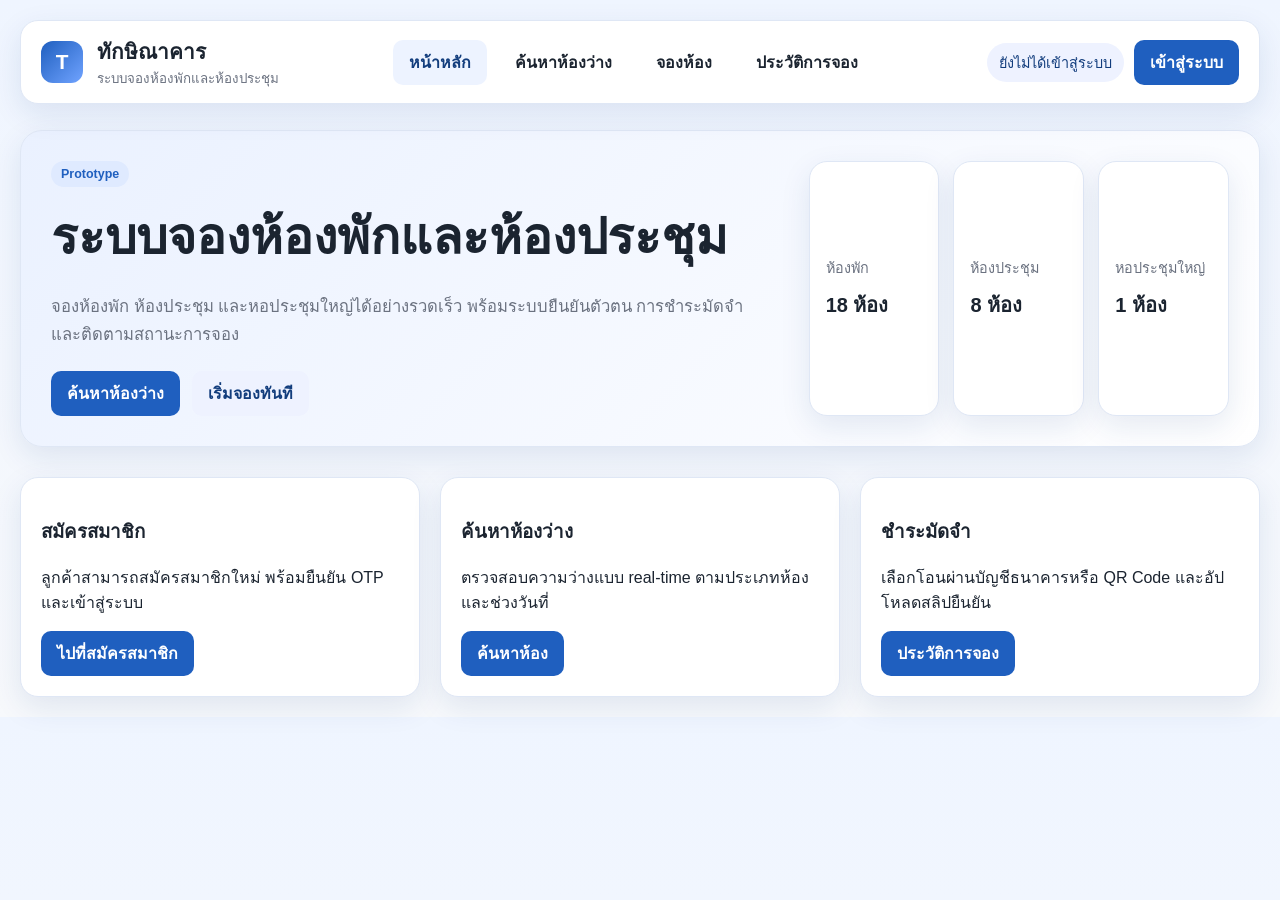
<file: index.html>
<!DOCTYPE html>
<html lang="th">
  <head>
    <meta charset="UTF-8" />
    <meta name="viewport" content="width=device-width, initial-scale=1.0" />
    <title>ระบบจองห้องพักและห้องประชุม ทักษิณาคาร</title>
    <link rel="stylesheet" href="style.css" />
  </head>
  <body>
    <div class="app-shell">
      <header class="topbar">
        <div class="brand-wrap">
          <div class="brand-logo">T</div>
          <div>
            <div class="brand-name">ทักษิณาคาร</div>
            <small>ระบบจองห้องพักและห้องประชุม</small>
          </div>
        </div>

        <nav class="main-nav">
          <button class="nav-btn active" data-view="home">หน้าหลัก</button>
          <button class="nav-btn" data-view="search">ค้นหาห้องว่าง</button>
          <button class="nav-btn" data-view="booking">จองห้อง</button>
          <button class="nav-btn" data-view="history">ประวัติการจอง</button>
        </nav>

        <div class="top-actions">
          <span id="userBadge" class="user-badge">ยังไม่ได้เข้าสู่ระบบ</span>
          <button class="primary-btn" id="loginButton">เข้าสู่ระบบ</button>
          <button class="secondary-btn" id="logoutButton" style="display: none;">ออกจากระบบ</button>
        </div>
      </header>

      <main class="content">
        <section id="screen-home" class="screen active">
          <div class="hero">
            <div class="hero-text">
              <span class="eyebrow">Prototype</span>
              <h1>ระบบจองห้องพักและห้องประชุม</h1>
              <p>
                จองห้องพัก ห้องประชุม และหอประชุมใหญ่ได้อย่างรวดเร็ว
                พร้อมระบบยืนยันตัวตน การชำระมัดจำ และติดตามสถานะการจอง
              </p>
              <div class="hero-actions">
                <button class="primary-btn" data-view="search">ค้นหาห้องว่าง</button>
                <button class="secondary-btn" data-view="booking">เริ่มจองทันที</button>
              </div>
            </div>
            <div class="hero-panel">
              <div class="mini-card">
                <span>ห้องพัก</span>
                <strong id="statsRooms">18 ห้อง</strong>
              </div>
              <div class="mini-card">
                <span>ห้องประชุม</span>
                <strong id="statsMeetings">8 ห้อง</strong>
              </div>
              <div class="mini-card">
                <span>หอประชุมใหญ่</span>
                <strong id="statsHall">1 ห้อง</strong>
              </div>
            </div>
          </div>

          <div class="dashboard-grid">
            <div class="panel">
              <h3>สมัครสมาชิก</h3>
              <p>ลูกค้าสามารถสมัครสมาชิกใหม่ พร้อมยืนยัน OTP และเข้าสู่ระบบ</p>
              <button class="primary-btn" data-target="registerPanel">ไปที่สมัครสมาชิก</button>
            </div>
            <div class="panel">
              <h3>ค้นหาห้องว่าง</h3>
              <p>ตรวจสอบความว่างแบบ real-time ตามประเภทห้องและช่วงวันที่</p>
              <button class="primary-btn" data-target="searchPanel">ค้นหาห้อง</button>
            </div>
            <div class="panel">
              <h3>ชำระมัดจำ</h3>
              <p>เลือกโอนผ่านบัญชีธนาคารหรือ QR Code และอัปโหลดสลิปยืนยัน</p>
              <button class="primary-btn" data-target="historyPanel">ประวัติการจอง</button>
            </div>
          </div>
        </section>

        <section id="screen-auth" class="screen">
          <div class="auth-grid">
            <div class="card auth-card">
              <h2>สมัครสมาชิก</h2>
              <form id="registerForm">
                <div class="form-row">
                  <label>ชื่อ-นามสกุล</label>
                  <input type="text" id="registerName" required />
                </div>
                <div class="form-row">
                  <label>อีเมล</label>
                  <input type="email" id="registerEmail" required />
                </div>
                <div class="form-row">
                  <label>เบอร์โทรศัพท์</label>
                  <input type="tel" id="registerPhone" required />
                </div>
                <div class="form-row">
                  <label>รหัสผ่าน</label>
                  <input type="password" id="registerPassword" required />
                </div>
                <button class="primary-btn full-width" type="submit">สมัครสมาชิก</button>
              </form>
              <div id="registerStatus" class="status-box"></div>
            </div>

            <div class="card auth-card">
              <h2>เข้าสู่ระบบ</h2>

              <div class="role-switch" aria-label="เลือกบทบาทผู้ใช้งาน">
                <button type="button" class="role-option active" data-role="customer">👤 ลูกค้า</button>
                <button type="button" class="role-option" data-role="staff">🛡️ เจ้าหน้าที่</button>
                <button type="button" class="role-option" data-role="approver">✍️ ผู้อนุมัติ</button>
                <button type="button" class="role-option" data-role="housekeeping">🧹 แม่บ้าน</button>
              </div>

              <div id="roleHint" class="role-hint">
                <strong>เข้าสู่ระบบลูกค้า</strong><br />
                ค้นหา จองห้อง และติดตามประวัติการจอง
              </div>

              <form id="loginForm">
                <input type="hidden" id="loginRole" value="customer" />
                <div class="form-row">
                  <label id="identityLabel">อีเมล / เบอร์โทร</label>
                  <input id="loginIdentity" value="demo@taksin.ac.th" required />
                </div>
                <div class="form-row">
                  <label>รหัสผ่าน</label>
                  <input type="password" id="loginPassword" value="123456" required />
                </div>
                <button class="primary-btn full-width login-submit" type="submit">เข้าสู่ระบบลูกค้า</button>
              </form>
              <div id="loginStatus" class="status-box"></div>
            </div>
          </div>
        </section>

        <section id="screen-search" class="screen">
          <div class="card search-card">
            <h2>ค้นหาห้องว่าง</h2>
            <form id="searchForm">
              <div class="form-grid">
                <div class="form-row">
                  <label>ประเภทห้อง</label>
                  <select id="searchType">
                    <option value="all">ทั้งหมด</option>
                    <option value="room">ห้องพัก</option>
                    <option value="meeting">ห้องประชุม</option>
                    <option value="hall">หอประชุมใหญ่</option>
                  </select>
                </div>
                <div class="form-row">
                  <label>วันที่เริ่ม</label>
                  <input type="date" id="searchStartDate" />
                </div>
                <div class="form-row">
                  <label>วันที่สิ้นสุด</label>
                  <input type="date" id="searchEndDate" />
                </div>
                <div class="form-row">
                  <label>&nbsp;</label>
                  <button class="primary-btn full-width" type="submit">ค้นหา</button>
                </div>
              </div>
            </form>
          </div>

          <div class="search-results-wrap">
            <h3>รายการห้องที่ว่าง</h3>
            <div id="roomResults" class="room-grid"></div>
          </div>
        </section>

        <section id="screen-booking" class="screen">
          <div class="booking-layout">
            <div class="card">
              <h2>แบบฟอร์มการจอง</h2>
              <div id="bookingFormContainer"></div>
            </div>
            <div class="card">
              <h2>ใบเสนอราคา / ใบแจ้งมัดจำ</h2>
              <div id="invoiceContainer"></div>
            </div>
          </div>
        </section>

        <section id="screen-history" class="screen">
          <div class="card history-card">
            <h2>ประวัติการจอง</h2>
            <div id="historyList" class="history-list"></div>
          </div>
        </section>
      </main>
    </div>

    <script src="script.js"></script>
  </body>
</html>
</file>
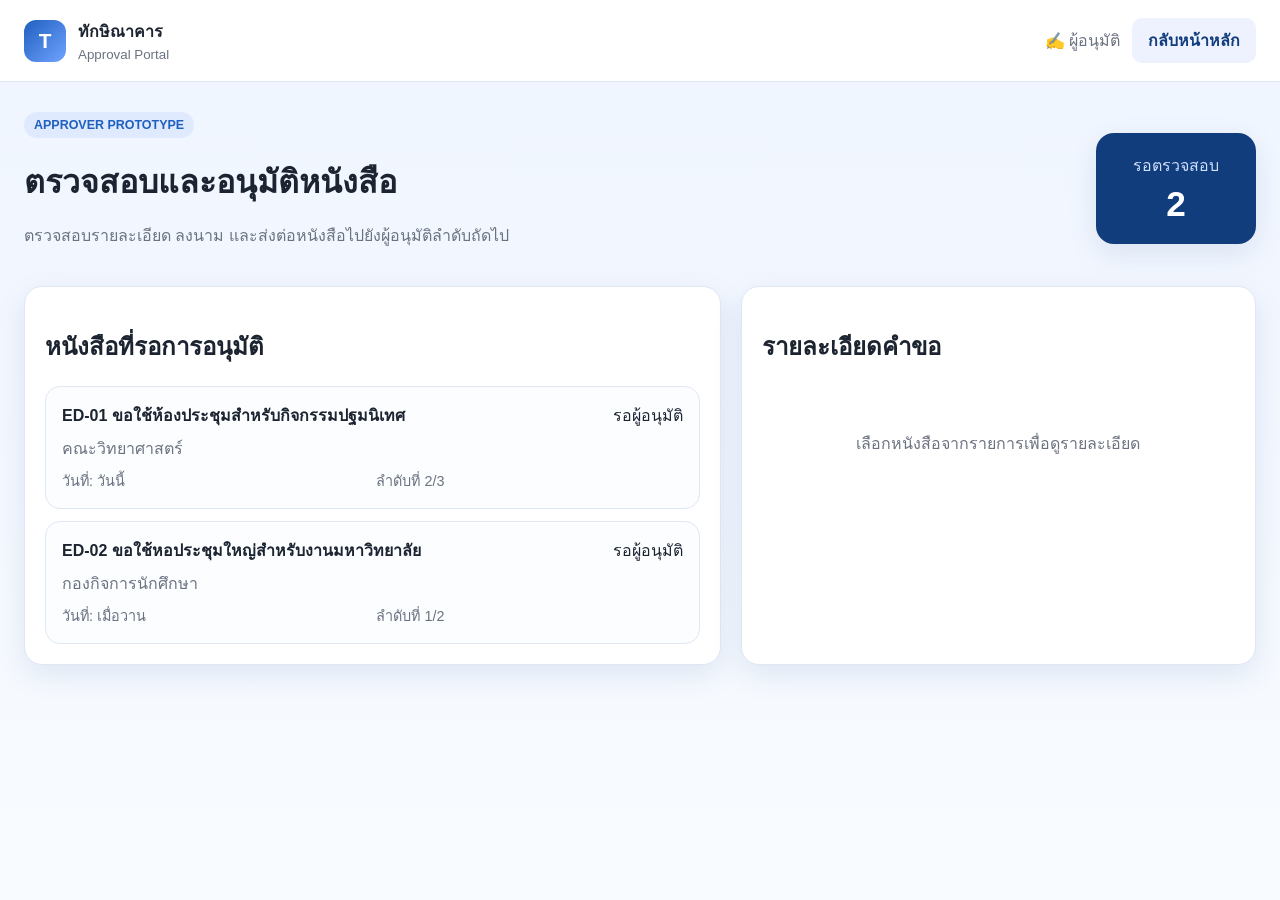
<file: approver.html>
<!DOCTYPE html>
<html lang="th">
<head>
  <meta charset="UTF-8" />
  <meta name="viewport" content="width=device-width, initial-scale=1.0" />
  <title>Approval Portal | ทักษิณาคาร</title>
  <link rel="stylesheet" href="style.css" />
  <link rel="stylesheet" href="workflow.css" />
</head>
<body>
  <div class="workflow-shell">
    <header class="workflow-header">
      <div class="brand-wrap"><div class="brand-logo">T</div><div><strong>ทักษิณาคาร</strong><small>Approval Portal</small></div></div>
      <div class="workflow-user">✍️ ผู้อนุมัติ <button class="secondary-btn" onclick="location.href='index.html'">กลับหน้าหลัก</button></div>
    </header>
    <main class="workflow-main">
      <div class="workflow-heading"><div><span class="eyebrow">APPROVER PROTOTYPE</span><h1>ตรวจสอบและอนุมัติหนังสือ</h1><p>ตรวจสอบรายละเอียด ลงนาม และส่งต่อหนังสือไปยังผู้อนุมัติลำดับถัดไป</p></div><div class="workflow-stat"><span>รอตรวจสอบ</span><strong id="pendingCount">0</strong></div></div>
      <section class="workflow-grid">
        <div class="card">
          <h2>หนังสือที่รอการอนุมัติ</h2>
          <div id="approvalList" class="workflow-list"></div>
        </div>
        <div class="card" id="approvalDetail">
          <h2>รายละเอียดคำขอ</h2>
          <div class="workflow-empty">เลือกหนังสือจากรายการเพื่อดูรายละเอียด</div>
        </div>
      </section>
    </main>
  </div>
  <div id="workflowToast" class="workflow-toast"></div>
  <script src="workflow.js"></script>
</body>
</html>
</file>
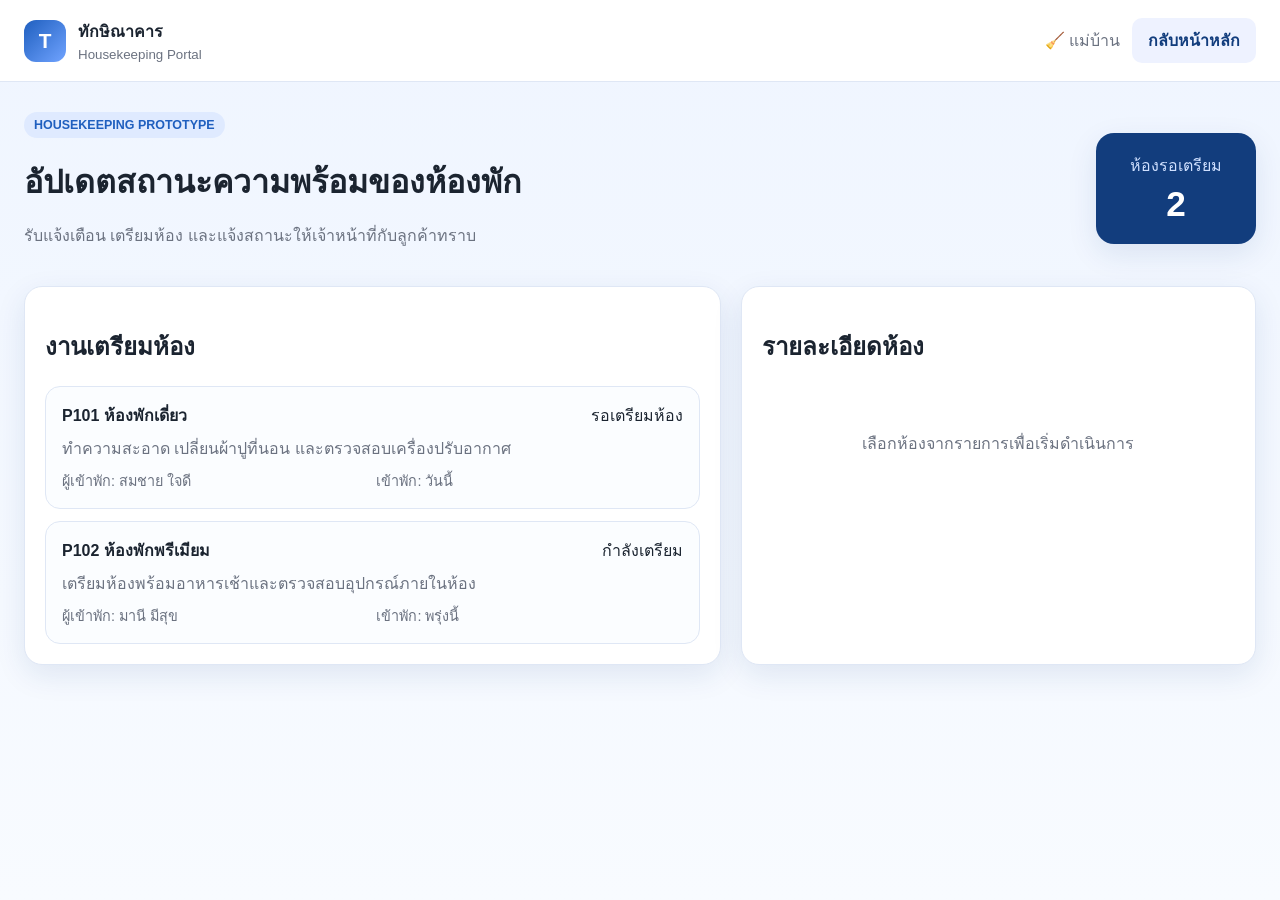
<file: housekeeping.html>
<!DOCTYPE html>
<html lang="th">
<head>
  <meta charset="UTF-8" />
  <meta name="viewport" content="width=device-width, initial-scale=1.0" />
  <title>Housekeeping Portal | ทักษิณาคาร</title>
  <link rel="stylesheet" href="style.css" />
  <link rel="stylesheet" href="workflow.css" />
</head>
<body>
  <div class="workflow-shell">
    <header class="workflow-header">
      <div class="brand-wrap"><div class="brand-logo">T</div><div><strong>ทักษิณาคาร</strong><small>Housekeeping Portal</small></div></div>
      <div class="workflow-user">🧹 แม่บ้าน <button class="secondary-btn" onclick="location.href='index.html'">กลับหน้าหลัก</button></div>
    </header>
    <main class="workflow-main">
      <div class="workflow-heading"><div><span class="eyebrow">HOUSEKEEPING PROTOTYPE</span><h1>อัปเดตสถานะความพร้อมของห้องพัก</h1><p>รับแจ้งเตือน เตรียมห้อง และแจ้งสถานะให้เจ้าหน้าที่กับลูกค้าทราบ</p></div><div class="workflow-stat"><span>ห้องรอเตรียม</span><strong id="readyCount">0</strong></div></div>
      <section class="workflow-grid">
        <div class="card"><h2>งานเตรียมห้อง</h2><div id="roomTaskList" class="workflow-list"></div></div>
        <div class="card" id="roomDetail"><h2>รายละเอียดห้อง</h2><div class="workflow-empty">เลือกห้องจากรายการเพื่อเริ่มดำเนินการ</div></div>
      </section>
    </main>
  </div>
  <div id="workflowToast" class="workflow-toast"></div>
  <script src="workflow.js"></script>
</body>
</html>
</file>
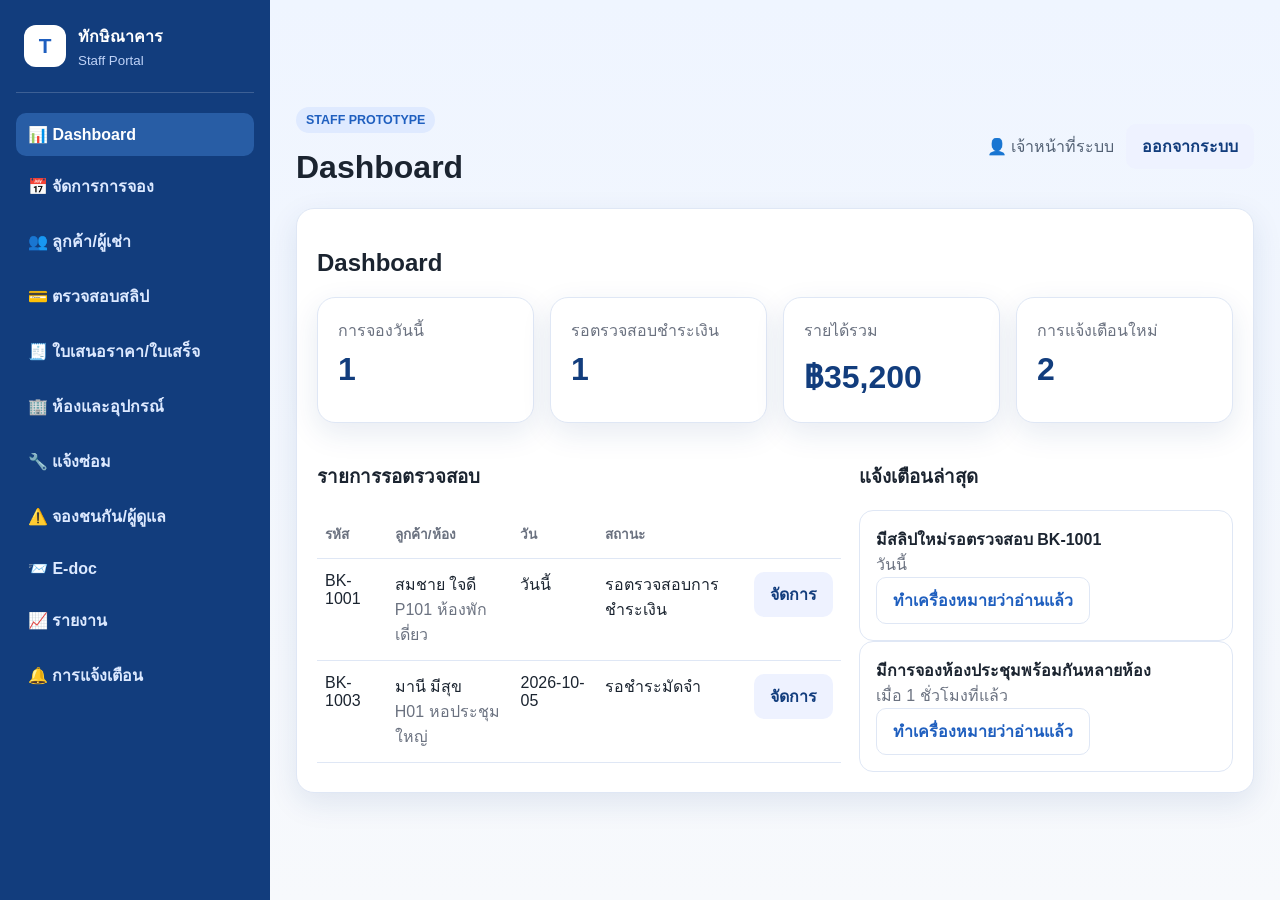
<file: staff.html>
<!DOCTYPE html>
<html lang="th">
<head>
  <meta charset="UTF-8" />
  <meta name="viewport" content="width=device-width, initial-scale=1.0" />
  <title>Staff Portal | ทักษิณาคาร</title>
  <link rel="stylesheet" href="style.css" />
  <link rel="stylesheet" href="staff.css" />
</head>
<body>
  <div class="staff-shell">
    <aside class="staff-sidebar">
      <div class="staff-brand"><div class="brand-logo">T</div><div><strong>ทักษิณาคาร</strong><small>Staff Portal</small></div></div>
      <nav id="staffNav">
        <button class="staff-nav active" data-staff-view="dashboard">📊 Dashboard</button>
        <button class="staff-nav" data-staff-view="bookings">📅 จัดการการจอง</button>
        <button class="staff-nav" data-staff-view="customers">👥 ลูกค้า/ผู้เช่า</button>
        <button class="staff-nav" data-staff-view="payments">💳 ตรวจสอบสลิป</button>
        <button class="staff-nav" data-staff-view="documents">🧾 ใบเสนอราคา/ใบเสร็จ</button>
        <button class="staff-nav" data-staff-view="resources">🏢 ห้องและอุปกรณ์</button>
        <button class="staff-nav" data-staff-view="maintenance">🔧 แจ้งซ่อม</button>
        <button class="staff-nav" data-staff-view="operations">⚠️ จองชนกัน/ผู้ดูแล</button>
        <button class="staff-nav" data-staff-view="edoc">📨 E-doc</button>
        <button class="staff-nav" data-staff-view="reports">📈 รายงาน</button>
        <button class="staff-nav" data-staff-view="notifications">🔔 การแจ้งเตือน</button>
      </nav>
    </aside>
    <main class="staff-main">
      <header class="staff-header"><div><span class="eyebrow">STAFF PROTOTYPE</span><h1 id="staffTitle">Dashboard</h1></div><div class="staff-user">👤 เจ้าหน้าที่ระบบ <button class="secondary-btn" id="staffLogout">ออกจากระบบ</button></div></header>
      <div id="staffContent"></div>
    </main>
  </div>
  <div id="toast" class="staff-toast"></div>
  <script src="staff.js"></script>
</body>
</html>
</file>
<file: style.css>
* {
  box-sizing: border-box;
}

:root {
  --bg: #f5f7fb;
  --card: #ffffff;
  --panel: #edf3ff;
  --primary: #1f5fbf;
  --primary-dark: #123d7d;
  --accent: #f6b73c;
  --success: #1d9b5e;
  --warning: #d97c00;
  --danger: #df3b3b;
  --text: #1b2430;
  --muted: #6b7280;
  --border: #dfe7f5;
  --shadow: 0 10px 30px rgba(19, 61, 125, 0.1);
}

body {
  margin: 0;
  font-family: 'Segoe UI', Tahoma, Geneva, Verdana, sans-serif;
  background: linear-gradient(180deg, #eff5ff 0%, #f7f9fc 100%);
  color: var(--text);
}

button,
input,
select,
textarea {
  font: inherit;
}

button {
  cursor: pointer;
}

.app-shell {
  max-width: 1400px;
  margin: 0 auto;
  padding: 20px;
}

.topbar {
  display: flex;
  align-items: center;
  justify-content: space-between;
  background: var(--card);
  border: 1px solid var(--border);
  border-radius: 18px;
  box-shadow: var(--shadow);
  padding: 14px 20px;
  position: sticky;
  top: 12px;
  z-index: 10;
}

.brand-wrap {
  display: flex;
  align-items: center;
  gap: 14px;
}

.brand-logo {
  width: 42px;
  height: 42px;
  border-radius: 12px;
  background: linear-gradient(135deg, var(--primary), #70a3ff);
  color: white;
  display: grid;
  place-items: center;
  font-weight: 800;
  font-size: 1.3rem;
}

.brand-name {
  font-size: 1.3rem;
  font-weight: 800;
}

.brand-wrap small {
  color: var(--muted);
}

.main-nav {
  display: flex;
  gap: 12px;
  flex-wrap: wrap;
}

.nav-btn,
.primary-btn,
.secondary-btn,
.ghost-btn,
.role-option,
.payment-option {
  border: 0;
  border-radius: 10px;
  padding: 10px 16px;
  font-weight: 600;
  transition: 0.2s ease;
}

.primary-btn {
  background: var(--primary);
  color: white;
}

.primary-btn:hover {
  background: var(--primary-dark);
}

.secondary-btn {
  background: #eef2ff;
  color: var(--primary-dark);
}

.ghost-btn {
  background: transparent;
  color: var(--primary);
  border: 1px solid var(--border);
}

.nav-btn {
  background: transparent;
  color: var(--text);
}

.nav-btn.active {
  background: var(--panel);
  color: var(--primary-dark);
}

.top-actions {
  display: flex;
  align-items: center;
  gap: 10px;
}

.user-badge {
  padding: 8px 12px;
  border-radius: 999px;
  background: #eef2ff;
  color: var(--primary-dark);
  font-size: 0.9rem;
}

.content {
  margin-top: 26px;
}

.screen {
  display: none;
}

.screen.active {
  display: block;
}

.hero {
  display: grid;
  grid-template-columns: 1.4fr 0.8fr;
  gap: 22px;
  padding: 30px;
  border-radius: 22px;
  background: linear-gradient(135deg, #eaf1ff 0%, #ffffff 100%);
  border: 1px solid var(--border);
  box-shadow: var(--shadow);
}

.eyebrow {
  display: inline-block;
  background: #dfeaff;
  color: var(--primary);
  border-radius: 999px;
  padding: 6px 10px;
  font-weight: 700;
  font-size: 0.78rem;
  margin-bottom: 10px;
}

.hero h1 {
  margin: 0 0 12px;
  font-size: clamp(2rem, 4vw, 3.1rem);
}

.hero p {
  color: var(--muted);
  font-size: 1.04rem;
  line-height: 1.7;
  max-width: 720px;
}

.hero-actions {
  display: flex;
  gap: 12px;
  margin-top: 22px;
  flex-wrap: wrap;
}

.hero-panel {
  display: grid;
  grid-template-columns: repeat(3, minmax(0, 1fr));
  gap: 14px;
}

.mini-card,
.panel,
.card {
  background: var(--card);
  border: 1px solid var(--border);
  border-radius: 18px;
  box-shadow: var(--shadow);
}

.mini-card {
  padding: 18px 16px;
  display: flex;
  flex-direction: column;
  justify-content: center;
  min-height: 120px;
}

.mini-card span {
  color: var(--muted);
  font-size: 0.9rem;
}

.mini-card strong {
  font-size: 1.25rem;
  margin-top: 10px;
}

.dashboard-grid,
.auth-grid,
.booking-layout {
  display: grid;
  gap: 20px;
  margin-top: 30px;
}

.dashboard-grid {
  grid-template-columns: repeat(3, minmax(0, 1fr));
}

.auth-grid {
  grid-template-columns: repeat(2, minmax(0, 1fr));
}

.booking-layout {
  grid-template-columns: 1.1fr 0.9fr;
}

.panel,
.card {
  padding: 20px;
}

.form-grid {
  display: grid;
  grid-template-columns: repeat(4, minmax(0, 1fr));
  gap: 14px;
}

.form-row {
  display: flex;
  flex-direction: column;
  gap: 8px;
  margin-bottom: 14px;
}

label {
  font-weight: 600;
  color: var(--text);
}

input,
select {
  width: 100%;
  border: 1px solid var(--border);
  border-radius: 10px;
  padding: 10px 12px;
  background: white;
}

.full-width {
  width: 100%;
}

.role-switch {
  display: flex;
  flex-wrap: wrap;
  gap: 8px;
  margin: 14px 0;
}

.role-option {
  background: #f3f6ff;
  color: var(--primary-dark);
  border: 1px solid transparent;
}

.role-option.active {
  background: var(--primary);
  color: white;
}

.role-hint {
  background: #f5f7ff;
  border: 1px solid var(--border);
  border-radius: 12px;
  padding: 12px 14px;
  color: var(--muted);
  margin-bottom: 14px;
}

.status-box {
  margin-top: 14px;
  padding: 10px 12px;
  border-radius: 10px;
  background: #f3f5f9;
  color: var(--text);
  display: none;
}

.status-box.success {
  background: #eafaf2;
  color: var(--success);
  display: block;
}

.status-box.error {
  background: #fff0f0;
  color: var(--danger);
  display: block;
}

.status-box.info {
  background: #edf4ff;
  color: var(--primary-dark);
  display: block;
}

.search-results-wrap {
  margin-top: 24px;
}

.room-grid {
  display: grid;
  grid-template-columns: repeat(auto-fit, minmax(220px, 1fr));
  gap: 16px;
  margin-top: 14px;
}

.room-card {
  background: var(--card);
  border: 1px solid var(--border);
  border-radius: 16px;
  padding: 16px;
  box-shadow: var(--shadow);
}

.room-card-header {
  display: flex;
  align-items: center;
  justify-content: space-between;
  gap: 10px;
  margin-bottom: 8px;
}

.room-card h4 {
  margin: 0;
}

.tag {
  background: #eaf1ff;
  color: var(--primary-dark);
  border-radius: 999px;
  font-size: 0.75rem;
  padding: 5px 10px;
}

.room-card p {
  color: var(--muted);
  min-height: 42px;
}

.room-meta {
  display: flex;
  align-items: center;
  justify-content: space-between;
  margin: 14px 0;
}

.payment-wrap {
  margin-top: 18px;
}

.payment-options {
  display: grid;
  grid-template-columns: repeat(1, minmax(0, 1fr));
  gap: 10px;
  margin-top: 10px;
}

.payment-option {
  background: #f5f7ff;
  color: var(--text);
  border: 1px solid var(--border);
  display: flex;
  align-items: center;
  justify-content: space-between;
  width: 100%;
}

.payment-option.selected {
  background: #eaf2ff;
  color: var(--primary-dark);
  border-color: var(--primary);
}

.invoice-box {
  background: #f8faff;
  border: 1px solid var(--border);
  border-radius: 16px;
  padding: 16px;
}

.invoice-header {
  display: flex;
  align-items: center;
  justify-content: space-between;
  gap: 10px;
  margin-bottom: 12px;
}

.invoice-line {
  display: flex;
  justify-content: space-between;
  gap: 12px;
  padding: 10px 0;
  border-bottom: 1px dashed var(--border);
}

.status-pill {
  color: var(--success);
}

.history-list {
  display: grid;
  gap: 12px;
}

.history-item {
  display: flex;
  justify-content: space-between;
  gap: 10px;
  background: #f8faff;
  padding: 14px;
  border: 1px solid var(--border);
  border-radius: 12px;
}

.history-item small {
  display: block;
  color: var(--muted);
}

.history-meta {
  display: flex;
  flex-direction: column;
  align-items: flex-end;
  gap: 4px;
}

.empty-state {
  padding: 20px;
  text-align: center;
  color: var(--muted);
  background: #f8faff;
  border: 1px dashed var(--border);
  border-radius: 12px;
}

@media (max-width: 900px) {
  .hero,
  .auth-grid,
  .booking-layout,
  .dashboard-grid {
    grid-template-columns: 1fr;
  }

  .topbar {
    flex-direction: column;
    align-items: flex-start;
    gap: 14px;
  }

  .main-nav {
    width: 100%;
  }
}

@media (max-width: 600px) {
  .form-grid {
    grid-template-columns: 1fr;
  }

  .hero {
    padding: 18px;
  }
}

path

"}]}ม่
</file>
<file: workflow.css>
.workflow-shell{min-height:100vh;background:linear-gradient(180deg,#eff5ff 0%,#f8fbff 100%)}.workflow-header{max-width:1400px;margin:0 auto;padding:18px 24px;background:#fff;border-bottom:1px solid var(--border);display:flex;justify-content:space-between;align-items:center}.workflow-header .brand-wrap{display:flex;align-items:center;gap:12px}.workflow-header small{display:block;color:var(--muted);margin-top:3px}.workflow-user{display:flex;align-items:center;gap:12px;color:var(--muted)}.workflow-main{max-width:1400px;margin:0 auto;padding:30px 24px}.workflow-heading{display:flex;justify-content:space-between;align-items:center;gap:20px;margin-bottom:22px}.workflow-heading h1{margin:8px 0}.workflow-heading p{color:var(--muted)}.workflow-stat{min-width:160px;padding:20px;background:#123d7d;color:#fff;border-radius:18px;text-align:center;box-shadow:var(--shadow)}.workflow-stat span{display:block;color:#cfe0ff}.workflow-stat strong{display:block;font-size:2.2rem;margin-top:6px}.workflow-grid{display:grid;grid-template-columns:1.15fr .85fr;gap:20px}.workflow-list{display:grid;gap:12px}.workflow-item{border:1px solid var(--border);border-radius:15px;padding:16px;background:#fbfdff;cursor:pointer;transition:.2s}.workflow-item:hover,.workflow-item.selected{border-color:var(--primary);box-shadow:0 8px 20px rgba(31,95,191,.1)}.workflow-item-top{display:flex;justify-content:space-between;gap:10px;align-items:center}.workflow-item p{margin:8px 0;color:var(--muted)}.workflow-meta{display:grid;grid-template-columns:1fr 1fr;gap:8px;color:var(--muted);font-size:.9rem}.workflow-empty{text-align:center;color:var(--muted);padding:45px 18px}.workflow-detail{display:grid;gap:14px}.workflow-detail-box{background:#f7faff;border:1px solid var(--border);border-radius:13px;padding:14px}.workflow-actions{display:flex;gap:10px;flex-wrap:wrap}.workflow-toast{position:fixed;right:24px;bottom:24px;background:#123d7d;color:#fff;padding:14px 18px;border-radius:12px;display:none;box-shadow:var(--shadow);z-index:30}.workflow-toast.show{display:block}.workflow-progress{display:flex;gap:6px;flex-wrap:wrap;margin-top:10px}.workflow-step{padding:7px 10px;border-radius:999px;background:#e8eef9;color:#6b7280;font-size:.8rem}.workflow-step.active{background:#eafaf2;color:var(--success);font-weight:700}@media(max-width:850px){.workflow-header,.workflow-heading{align-items:flex-start;flex-direction:column}.workflow-grid{grid-template-columns:1fr}.workflow-main{padding:20px 14px}}
</file>
<file: staff.css>
.staff-shell{display:flex;min-height:100vh}.staff-sidebar{width:270px;background:#123d7d;color:#fff;padding:24px 16px;position:sticky;top:0;height:100vh}.staff-brand{display:flex;align-items:center;gap:12px;padding:0 8px 24px;border-bottom:1px solid rgba(255,255,255,.18)}.staff-brand small{display:block;color:#bfd3f8;margin-top:4px}.staff-sidebar .brand-logo{background:#fff;color:#1f5fbf}.staff-sidebar nav{display:grid;gap:6px;margin-top:20px}.staff-nav{border:0;background:transparent;color:#dce9ff;text-align:left;border-radius:10px;padding:12px;font-weight:600;cursor:pointer}.staff-nav:hover,.staff-nav.active{background:#285da5;color:#fff}.staff-main{flex:1;padding:26px;max-width:1500px;margin:auto}.staff-header{display:flex;justify-content:space-between;align-items:center;margin-bottom:22px}.staff-header h1{margin:6px 0 0}.staff-user{display:flex;align-items:center;gap:12px;color:#536174}.staff-grid{display:grid;grid-template-columns:repeat(4,1fr);gap:16px}.staff-stat{background:#fff;border:1px solid var(--border);border-radius:18px;padding:20px;box-shadow:var(--shadow)}.staff-stat strong{display:block;font-size:2rem;color:var(--primary-dark);margin-top:8px}.staff-stat span{color:var(--muted)}.staff-columns{display:grid;grid-template-columns:1.4fr 1fr;gap:18px;margin-top:20px}.staff-table{width:100%;border-collapse:collapse}.staff-table th,.staff-table td{text-align:left;border-bottom:1px solid var(--border);padding:13px 8px;vertical-align:top}.staff-table th{color:var(--muted);font-size:.85rem}.staff-toolbar{display:flex;gap:10px;flex-wrap:wrap;margin:16px 0}.staff-toolbar input,.staff-toolbar select{max-width:260px}.staff-list{display:grid;gap:12px}.staff-item{border:1px solid var(--border);border-radius:14px;padding:16px;background:#fff}.staff-item-top{display:flex;justify-content:space-between;gap:12px}.staff-actions{display:flex;gap:8px;flex-wrap:wrap;margin-top:12px}.staff-actions button{padding:8px 12px}.staff-muted{color:var(--muted)}.staff-empty{text-align:center;padding:35px;color:var(--muted)}.staff-toast{position:fixed;right:24px;bottom:24px;background:#123d7d;color:#fff;padding:14px 18px;border-radius:12px;display:none;box-shadow:var(--shadow);z-index:20}.staff-toast.show{display:block}.report-card{display:grid;grid-template-columns:repeat(3,1fr);gap:14px}.report-number{background:#eef4ff;border-radius:14px;padding:18px}.report-number strong{display:block;font-size:1.5rem;color:var(--primary-dark)}.form-inline{display:flex;gap:10px;align-items:end;flex-wrap:wrap}.form-inline .form-row{margin:0;min-width:180px}@media(max-width:1000px){.staff-sidebar{width:220px}.staff-grid{grid-template-columns:repeat(2,1fr)}.staff-columns{grid-template-columns:1fr}}@media(max-width:700px){.staff-shell{display:block}.staff-sidebar{position:static;width:auto;height:auto}.staff-sidebar nav{display:flex;overflow:auto}.staff-nav{white-space:nowrap}.staff-header{align-items:flex-start;gap:12px;flex-direction:column}.staff-grid,.report-card{grid-template-columns:1fr}.staff-main{padding:16px}}
</file>
